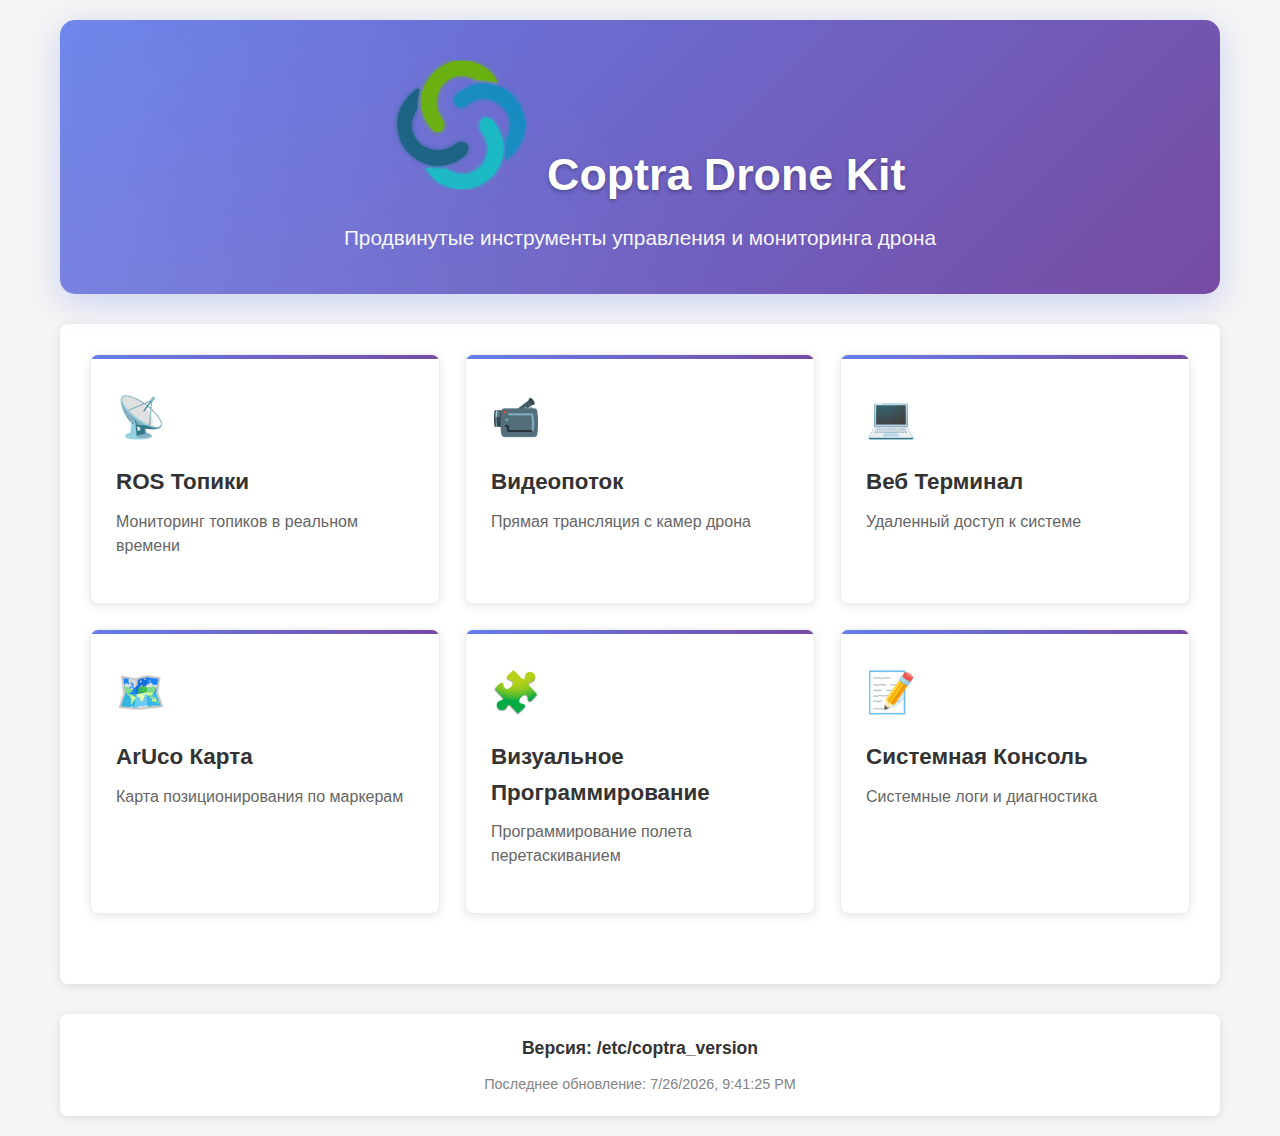
<file: coptra/www/index.html>
<!DOCTYPE html>
<html lang="en">
<head>
    <title>Coptra Drone Kit Tools</title>
    <meta charset="UTF-8">
    <meta name="viewport" content="width=device-width, initial-scale=1.0">
    <link rel="stylesheet" href="style.css">
    <link rel="icon" href="data:,">
</head>
<body>
    <div class="header">
        <h1><img src="coptra_icon_128.png" alt="Coptra"> Coptra Drone Kit</h1>
        <div class="subtitle">Продвинутые инструменты управления и мониторинга дрона</div>
    </div>

    <div class="container">
        <div class="nav-grid">
            <div class="nav-card">
                <a href="topics.html" class="nav-link">
                    <div class="nav-icon">📡</div>
                    <div class="nav-title">ROS Топики</div>
                    <div class="nav-description">Мониторинг топиков в реальном времени</div>
                    <div class="nav-arrow">→</div>
                </a>
                <div class="loading-spinner"></div>
            </div>

            <div class="nav-card">
                <a href="" id="wvs" class="nav-link">
                    <div class="nav-icon">📹</div>
                    <div class="nav-title">Видеопоток</div>
                    <div class="nav-description">Прямая трансляция с камер дрона</div>
                    <div class="nav-arrow">→</div>
                </a>
                <div class="loading-spinner"></div>
            </div>

            <div class="nav-card">
                <a href="" id="butterfly" class="nav-link">
                    <div class="nav-icon">💻</div>
                    <div class="nav-title">Веб Терминал</div>
                    <div class="nav-description">Удаленный доступ к системе</div>
                    <div class="nav-arrow">→</div>
                </a>
                <div class="loading-spinner"></div>
            </div>



            <div class="nav-card">
                <a href="aruco_map.html" class="nav-link">
                    <div class="nav-icon">🗺️</div>
                    <div class="nav-title">ArUco Карта</div>
                    <div class="nav-description">Карта позиционирования по маркерам</div>
                    <div class="nav-arrow">→</div>
                </a>
                <div class="loading-spinner"></div>
            </div>

            <div class="nav-card">
                <a href="../coptra_blocks/" class="nav-link">
                    <div class="nav-icon">🧩</div>
                    <div class="nav-title">Визуальное Программирование</div>
                    <div class="nav-description">Программирование полета перетаскиванием</div>
                    <div class="nav-arrow">→</div>
                </a>
                <div class="loading-spinner"></div>
            </div>

            <div class="nav-card">
                <a href="console.html" class="nav-link">
                    <div class="nav-icon">📝</div>
                    <div class="nav-title">Системная Консоль</div>
                    <div class="nav-description">Системные логи и диагностика</div>
                    <div class="nav-arrow">→</div>
                </a>
                <div class="loading-spinner"></div>
            </div>
        </div>
    </div>

    <div class="footer">
        <div class="version-info">
            <div class="version-text" id="version-text">Загрузка...</div>
            <div class="last-updated">Последнее обновление: <span id="lastUpdated">-</span></div>
        </div>
    </div>

    <script type="text/javascript">
        // Set external links
        document.querySelector("#wvs").href = location.protocol + '//' + location.hostname + ':8080';
        document.querySelector("#butterfly").href = location.protocol + '//' + location.hostname + ':57575';

        // Terminal access warning for local connections
        document.querySelector("#butterfly").addEventListener('click', function(e) {
            if (location.hostname == 'localhost' || location.hostname == '127.0.0.1') {
                if (!confirm('Пожалуйста, используйте обычное приложение Terminal на локальной машине.\nНажмите OK, чтобы продолжить к Butterfly.')) {
                    e.preventDefault();
                }
            }
        });

        // Load version information
        fetch('coptra_version').then(function(response) {
            const versionEl = document.querySelector('#version-text');
            
            if (response.status !== 200) {
                versionEl.innerHTML = '<span class="unavailable-status">⚠️ Информация о версии недоступна</span>';
                versionEl.classList.add('unavailable');
                return;
            }
            
            response.text().then(function(text) {
                versionEl.innerHTML = '<span class="version-info-text">Версия: ' + text.trim() + '</span>';
                versionEl.classList.add('online');
            });
        }).catch(function() {
            const versionEl = document.querySelector('#version-text');
            versionEl.innerHTML = '<span class="offline-status">🔴 Система офлайн</span>';
            versionEl.classList.add('offline');
        });

        // Update last updated time
        function updateLastUpdated() {
            const lastUpdatedElement = document.getElementById('lastUpdated');
            if (lastUpdatedElement) {
                const now = new Date();
                lastUpdatedElement.textContent = now.toLocaleString();
            }
        }

        // Add loading state to navigation cards
        document.querySelectorAll('.nav-card a').forEach(link => {
            link.addEventListener('click', function(e) {
                const card = this.closest('.nav-card');
                card.classList.add('loading');
            });
        });

        // Initialize page
        updateLastUpdated();
    </script>
</body>
</html>
</file>
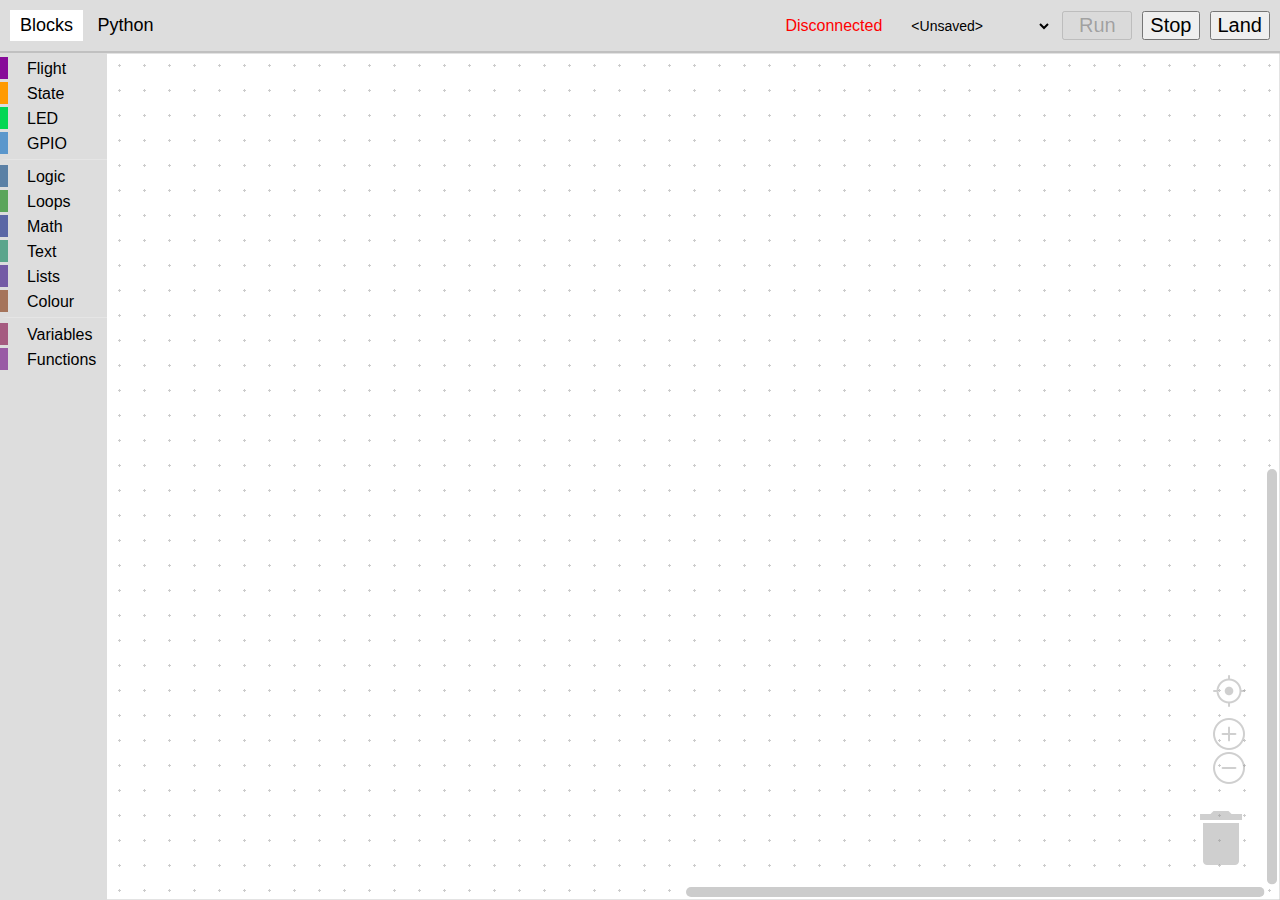
<file: coptra_blocks/www/index.html>
<!DOCTYPE html>
<html lang="en">
<head>
	<title>Coptra Blocks</title>
	<meta charset="UTF-8">
	<meta name="viewport" content="width=device-width, initial-scale=1, shrink-to-fit=no">
	<link rel="stylesheet" href="main.css">
	<link rel="icon" href="data:,">
	<link rel="stylesheet" href="highlight/styles/monokai-sublime.css">
	<script src="highlight/highlight.pack.js"></script>
	<script src="roslib.js"></script>
	<script src="blockly/blockly_compressed.js"></script>
	<script src="blockly/python_compressed.js"></script>
	<script src="blockly/blocks_compressed.js"></script>
	<script src="blockly/msg/js/en.js"></script>
	<script type="module" src="main.js"></script>
</head>

<body data-tab="blocks">
	<ul id="tabs">
		<li class="selected" data-tab="blocks">Blocks</li>
		<li data-tab="python">Python</li>
	</ul>

	<div id="tools">
		<div class="disconnected">Disconnected</div>
		<div class="backend-fail">Failed to contact with <code>coptra_blocks</code> node</div>
		<div id="running">Running...</div>
		<select id="program-name" title="Files are saved in <package_path>/programs/.">
				<option value="" disabled selected>&lt;Unsaved&gt;</option>
				<option value="@clear">Clear...</option>
				<option style="font-style: italic;" value="@save">Save... (Ctrl+S)</option>
			<optgroup label="User" data-type="user"></optgroup>
			<optgroup label="Examples" data-type="example"></optgroup>
		</select>
		<button onclick="runProgram()" disabled id="run" disabled title="Run the program">Run</button>
		<button onclick="stopProgram()" title="Stop the program">Stop</button>
		<button onclick="land()" title="Stop the program and land">Land</button>
	</div>

	<div id="notifications"></div>

	<div id="blockly" class="content"></div>
	<pre id="python" class="content" contenteditable oncut="return false" onpaste="return false" onkeydown="if(!event.metaKey) return false" spellcheck="false"></pre>

	<xml xmlns="https://developers.google.com/blockly/xml" id="toolbox" style="display: none">
		<category name="Flight" colour="#870b99">
			<block type="take_off">
				<value name="ALT"><shadow type="math_number"><field name="NUM">1</field></shadow></value>
			</block>
			<block type="navigate">
				<value name="X"><shadow type="math_number"><field name="NUM">0</field></shadow></value>
				<value name="Y"><shadow type="math_number"><field name="NUM">0</field></shadow></value>
				<value name="Z"><shadow type="math_number"><field name="NUM">0</field></shadow></value>
				<value name="LAT"><shadow type="math_number"><field name="NUM">47.397503</field></shadow></value>
				<value name="LON"><shadow type="math_number"><field name="NUM">8.544945</field></shadow></value>
				<value name="SPEED"><shadow type="math_number"><field name="NUM">0.5</field></shadow></value>
				<value name="ID"><shadow type="math_number"><field name="NUM">0</field></shadow></value>
			</block>
			<block type="land"></block>
			<block type="set_yaw">
				<value name="YAW"><shadow type="angle"></shadow></value>
			</block>
			<block type="wait">
				<value name="TIME"><shadow type="math_number"><field name="NUM">3</field></shadow></value>
			</block>
			<block type="wait_arrival"></block>
			<block type="setpoint">
				<value name="VX"><shadow type="math_number"><field name="NUM">0</field></shadow></value>
				<value name="VY"><shadow type="math_number"><field name="NUM">0</field></shadow></value>
				<value name="VZ"><shadow type="math_number"><field name="NUM">0</field></shadow></value>
				<value name="ROLL"><shadow type="math_number"><field name="NUM">0</field></shadow></value>
				<value name="PITCH"><shadow type="math_number"><field name="NUM">0</field></shadow></value>
				<value name="YAW"><shadow type="math_number"><field name="NUM">0</field></shadow></value>
				<value name="THRUST"><shadow type="math_number"><field name="NUM">0.5</field></shadow></value>
				<value name="ID"><shadow type="math_number"><field name="NUM">0</field></shadow></value>
			</block>
			<!-- <block type="key_pressed"></block> -->
		</category>
		<category name="State" colour="#ff9a00">
			<block type="get_position">
				<field name="FRAME_ID">ARUCO_MAP</field>
				<value name="ID"><shadow type="math_number"><field name="NUM">0</field></shadow></value>
			</block>
			<block type="get_yaw">
				<field name="FRAME_ID">ARUCO_MAP</field>
				<value name="ID"><shadow type="math_number"><field name="NUM">0</field></shadow></value>
			</block>
			<block type="get_attitude"></block>
			<block type="global_position"></block>
			<block type="distance">
				<value name="X"><shadow type="math_number"><field name="NUM">0</field></shadow></value>
				<value name="Y"><shadow type="math_number"><field name="NUM">0</field></shadow></value>
				<value name="Z"><shadow type="math_number"><field name="NUM">0</field></shadow></value>
				<value name="ID"><shadow type="math_number"><field name="NUM">0</field></shadow></value>
			</block>
			<block type="get_time"></block>
			<block type="arrived"></block>
			<block type="rangefinder_distance"></block>
			<block type="mode"></block>
			<block type="armed"></block>
			<block type="voltage"></block>
			<block type="get_rc">
				<value name="CHANNEL"><shadow type="math_number"><field name="NUM">0</field></shadow></value>
			</block>
		</category>
		<category name="LED" colour="#02d754">
			<block type="set_effect">
				<value name="COLOR"><shadow type="colour_picker"></shadow></value>
			</block>
			<block type="set_led">
				<value name="INDEX"><shadow type="math_number"><field name="NUM">0</field></shadow></value>
				<value name="COLOR"><shadow type="colour_picker"></shadow></value>
			</block>
			<block type="led_count"></block>
		</category>
		<category name="GPIO" colour="#5b97cc">
			<block type="gpio_read">
				<value name="PIN"><shadow type="math_number"><field name="NUM">1</field></shadow></value>
			</block>
			<block type="gpio_write">
				<value name="PIN"><shadow type="math_number"><field name="NUM">1</field></shadow></value>
				<value name="LEVEL"><shadow type="logic_boolean"></shadow></value>
			</block>
			<block type="set_servo">
				<value name="PIN"><shadow type="math_number"><field name="NUM">1</field></shadow></value>
				<value name="PWM"><shadow type="math_number"><field name="NUM">1500</field></shadow></value>
			</block>
			<block type="set_duty_cycle">
				<value name="PIN"><shadow type="math_number"><field name="NUM">1</field></shadow></value>
				<value name="DUTY_CYCLE"><shadow type="math_number"><field name="NUM">0.5</field></shadow></value>
			</block>
		</category>
		<sep></sep>
		<category name="Logic" colour="#5b80a5">
			<block type="controls_if"></block>
			<block type="logic_compare">
				<field name="OP">EQ</field>
			</block>
			<block type="logic_operation">
				<field name="OP">AND</field>
			</block>
			<block type="logic_negate"></block>
			<block type="logic_boolean">
				<field name="BOOL">TRUE</field>
			</block>
			<block type="logic_null"></block>
			<block type="logic_ternary"></block>
		</category>
		<category name="Loops" colour="#5ba55b">
			<block type="controls_repeat_ext">
				<value name="TIMES">
					<shadow type="math_number">
						<field name="NUM">10</field>
					</shadow>
				</value>
			</block>
			<block type="controls_whileUntil">
				<field name="MODE">WHILE</field>
			</block>
			<block type="controls_for">
				<field name="VAR" id="SMJ.7:a)p9(!mF0x)WK~">i</field>
				<value name="FROM">
					<shadow type="math_number">
						<field name="NUM">1</field>
					</shadow>
				</value>
				<value name="TO">
					<shadow type="math_number">
						<field name="NUM">10</field>
					</shadow>
				</value>
				<value name="BY">
					<shadow type="math_number">
						<field name="NUM">1</field>
					</shadow>
				</value>
			</block>
			<block type="controls_forEach">
				<field name="VAR" id="#hg!+5qncbZDpf;c6Qiw">j</field>
			</block>
			<block type="controls_flow_statements">
				<field name="FLOW">BREAK</field>
			</block>
		</category>
		<category name="Math" colour="#5b67a5">
			<block type="math_number">
				<field name="NUM">0</field>
			</block>
			<block type="math_arithmetic">
				<field name="OP">ADD</field>
				<value name="A">
					<shadow type="math_number">
						<field name="NUM">1</field>
					</shadow>
				</value>
				<value name="B">
					<shadow type="math_number">
						<field name="NUM">1</field>
					</shadow>
				</value>
			</block>
			<block type="math_single">
				<field name="OP">ROOT</field>
				<value name="NUM">
					<shadow type="math_number">
						<field name="NUM">9</field>
					</shadow>
				</value>
			</block>
			<block type="math_trig">
				<field name="OP">SIN</field>
				<value name="NUM">
					<shadow type="math_number">
						<field name="NUM">45</field>
					</shadow>
				</value>
			</block>
			<block type="math_constant">
				<field name="CONSTANT">PI</field>
			</block>
			<block type="math_number_property">
				<mutation divisor_input="false"></mutation>
				<field name="PROPERTY">EVEN</field>
				<value name="NUMBER_TO_CHECK">
					<shadow type="math_number">
						<field name="NUM">0</field>
					</shadow>
				</value>
			</block>
			<block type="math_round">
				<field name="OP">ROUND</field>
				<value name="NUM">
					<shadow type="math_number">
						<field name="NUM">3.1</field>
					</shadow>
				</value>
			</block>
			<block type="math_on_list">
				<mutation op="SUM"></mutation>
				<field name="OP">SUM</field>
			</block>
			<block type="math_modulo">
				<value name="DIVIDEND">
					<shadow type="math_number">
						<field name="NUM">64</field>
					</shadow>
				</value>
				<value name="DIVISOR">
					<shadow type="math_number">
						<field name="NUM">10</field>
					</shadow>
				</value>
			</block>
			<block type="math_constrain">
				<value name="VALUE">
					<shadow type="math_number">
						<field name="NUM">50</field>
					</shadow>
				</value>
				<value name="LOW">
					<shadow type="math_number">
						<field name="NUM">1</field>
					</shadow>
				</value>
				<value name="HIGH">
					<shadow type="math_number">
						<field name="NUM">100</field>
					</shadow>
				</value>
			</block>
			<block type="math_random_int">
				<value name="FROM">
					<shadow type="math_number">
						<field name="NUM">1</field>
					</shadow>
				</value>
				<value name="TO">
					<shadow type="math_number">
						<field name="NUM">100</field>
					</shadow>
				</value>
			</block>
			<block type="math_random_float"></block>
		</category>
		<category name="Text" colour="#5ba58c">
			<block type="text">
				<field name="TEXT"></field>
			</block>
			<block type="text_join">
				<mutation items="2"></mutation>
			</block>
			<block type="text_append">
				<field name="VAR" id="SmwB.@#2p5}McHySTA:V">item</field>
				<value name="TEXT">
					<shadow type="text">
						<field name="TEXT"></field>
					</shadow>
				</value>
			</block>
			<block type="text_length">
				<value name="VALUE">
					<shadow type="text">
						<field name="TEXT">abc</field>
					</shadow>
				</value>
			</block>
			<block type="text_isEmpty">
				<value name="VALUE">
					<shadow type="text">
						<field name="TEXT"></field>
					</shadow>
				</value>
			</block>
			<block type="text_indexOf">
				<field name="END">FIRST</field>
				<value name="VALUE">
					<block type="variables_get">
						<field name="VAR" id="C^Ay41*aH0(G-jwM$x4w">text</field>
					</block>
				</value>
				<value name="FIND">
					<shadow type="text">
						<field name="TEXT">abc</field>
					</shadow>
				</value>
			</block>
			<block type="text_charAt">
				<mutation at="true"></mutation>
				<field name="WHERE">FROM_START</field>
				<value name="VALUE">
					<block type="variables_get">
						<field name="VAR" id="C^Ay41*aH0(G-jwM$x4w">text</field>
					</block>
				</value>
			</block>
			<block type="text_getSubstring">
				<mutation at1="true" at2="true"></mutation>
				<field name="WHERE1">FROM_START</field>
				<field name="WHERE2">FROM_START</field>
				<value name="STRING">
					<block type="variables_get">
						<field name="VAR" id="C^Ay41*aH0(G-jwM$x4w">text</field>
					</block>
				</value>
			</block>
			<block type="text_changeCase">
				<field name="CASE">UPPERCASE</field>
				<value name="TEXT">
					<shadow type="text">
						<field name="TEXT">abc</field>
					</shadow>
				</value>
			</block>
			<block type="text_trim">
				<field name="MODE">BOTH</field>
				<value name="TEXT">
					<shadow type="text">
						<field name="TEXT">abc</field>
					</shadow>
				</value>
			</block>
			<block type="text_print">
				<value name="TEXT">
					<shadow type="text">
						<field name="TEXT">abc</field>
					</shadow>
				</value>
			</block>
			<block type="text_prompt_ext">
				<mutation type="TEXT"></mutation>
				<field name="TYPE">TEXT</field>
				<value name="TEXT">
					<shadow type="text">
						<field name="TEXT">abc</field>
					</shadow>
				</value>
			</block>
		</category>
		<category name="Lists" colour="#745ba5">
			<block type="lists_create_with">
				<mutation items="0"></mutation>
			</block>
			<block type="lists_create_with">
				<mutation items="3"></mutation>
			</block>
			<block type="lists_repeat">
				<value name="NUM">
					<shadow type="math_number">
						<field name="NUM">5</field>
					</shadow>
				</value>
			</block>
			<block type="lists_length"></block>
			<block type="lists_isEmpty"></block>
			<block type="lists_indexOf">
				<field name="END">FIRST</field>
				<value name="VALUE">
					<block type="variables_get">
						<field name="VAR" id="+/w.~s(u:tRiXNBG5eR#">list</field>
					</block>
				</value>
			</block>
			<block type="lists_getIndex">
				<mutation statement="false" at="true"></mutation>
				<field name="MODE">GET</field>
				<field name="WHERE">FROM_START</field>
				<value name="VALUE">
					<block type="variables_get">
						<field name="VAR" id="+/w.~s(u:tRiXNBG5eR#">list</field>
					</block>
				</value>
			</block>
			<block type="lists_setIndex">
				<mutation at="true"></mutation>
				<field name="MODE">SET</field>
				<field name="WHERE">FROM_START</field>
				<value name="LIST">
					<block type="variables_get">
						<field name="VAR" id="+/w.~s(u:tRiXNBG5eR#">list</field>
					</block>
				</value>
			</block>
			<block type="lists_getSublist">
				<mutation at1="true" at2="true"></mutation>
				<field name="WHERE1">FROM_START</field>
				<field name="WHERE2">FROM_START</field>
				<value name="LIST">
					<block type="variables_get">
						<field name="VAR" id="+/w.~s(u:tRiXNBG5eR#">list</field>
					</block>
				</value>
			</block>
			<block type="lists_split">
				<mutation mode="SPLIT"></mutation>
				<field name="MODE">SPLIT</field>
				<value name="DELIM">
					<shadow type="text">
						<field name="TEXT">,</field>
					</shadow>
				</value>
			</block>
			<block type="lists_sort">
				<field name="TYPE">NUMERIC</field>
				<field name="DIRECTION">1</field>
			</block>
		</category>
		<category name="Colour" colour="#a5745b">
			<block type="colour_picker">
				<field name="COLOUR">#ff0000</field>
			</block>
			<block type="colour_random"></block>
			<block type="colour_rgb">
				<value name="RED">
					<shadow type="math_number">
						<field name="NUM">100</field>
					</shadow>
				</value>
				<value name="GREEN">
					<shadow type="math_number">
						<field name="NUM">50</field>
					</shadow>
				</value>
				<value name="BLUE">
					<shadow type="math_number">
						<field name="NUM">0</field>
					</shadow>
				</value>
			</block>
			<block type="colour_blend">
				<value name="COLOUR1">
					<shadow type="colour_picker">
						<field name="COLOUR">#ff0000</field>
					</shadow>
				</value>
				<value name="COLOUR2">
					<shadow type="colour_picker">
						<field name="COLOUR">#3333ff</field>
					</shadow>
				</value>
				<value name="RATIO">
					<shadow type="math_number">
						<field name="NUM">0.5</field>
					</shadow>
				</value>
			</block>
		</category>
		<sep></sep>
		<category name="Variables" colour="#a55b80" custom="VARIABLE"></category>
		<category name="Functions" colour="#995ba5" custom="PROCEDURE"></category>
	</xml>
</body>

</html>
</file>
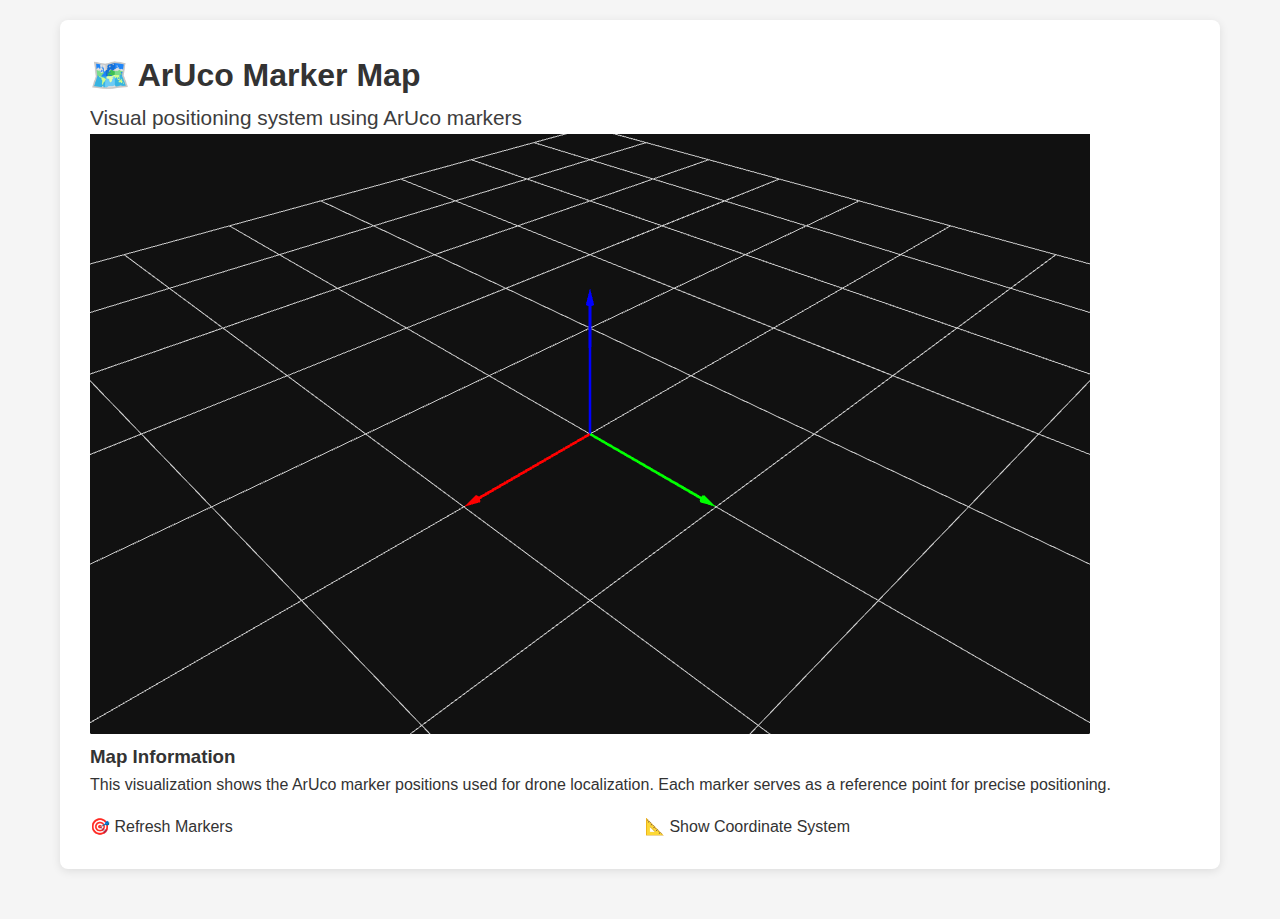
<file: coptra/www/aruco_map.html>
<!DOCTYPE html>
<html lang="en">
<head>
	<title>Coptra ArUco Map</title>
	<meta charset="UTF-8">
	<meta name="viewport" content="width=device-width, initial-scale=1.0">
	<link rel="stylesheet" href="style.css">
	<link rel="icon" href="data:,">
	<script type="text/javascript" src="js/three.min.js"></script>
	<script type="text/javascript" src="js/eventemitter2.js"></script>
	<script type="text/javascript" src="js/roslib.js"></script>
	<script type="text/javascript" src="js/ros3d.js"></script>
</head>
<body>
	<div class="container">
		<h1>🗺️ ArUco Marker Map</h1>
		<div class="subtitle">Visual positioning system using ArUco markers</div>
		
		<div class="card">
			<div id="viz"></div>
		</div>
		
		<div class="card">
			<h3>Map Information</h3>
			<p>This visualization shows the ArUco marker positions used for drone localization. Each marker serves as a reference point for precise positioning.</p>
			<div style="display: grid; grid-template-columns: repeat(auto-fit, minmax(200px, 1fr)); gap: 10px; margin-top: 16px;">
				<div class="btn btn-secondary" onclick="addArucoMap()">🎯 Refresh Markers</div>
				<div class="btn btn-secondary" onclick="addAxes()">📐 Show Coordinate System</div>
			</div>
		</div>
	</div>
	
	<script type="text/javascript" src="js/viz.js"></script>
	<script>
		// Initialize the ArUco map visualization
		setScene('aruco_map');
		addArucoMap();
		addAxes();
	</script>
</body>
</html>
</file>
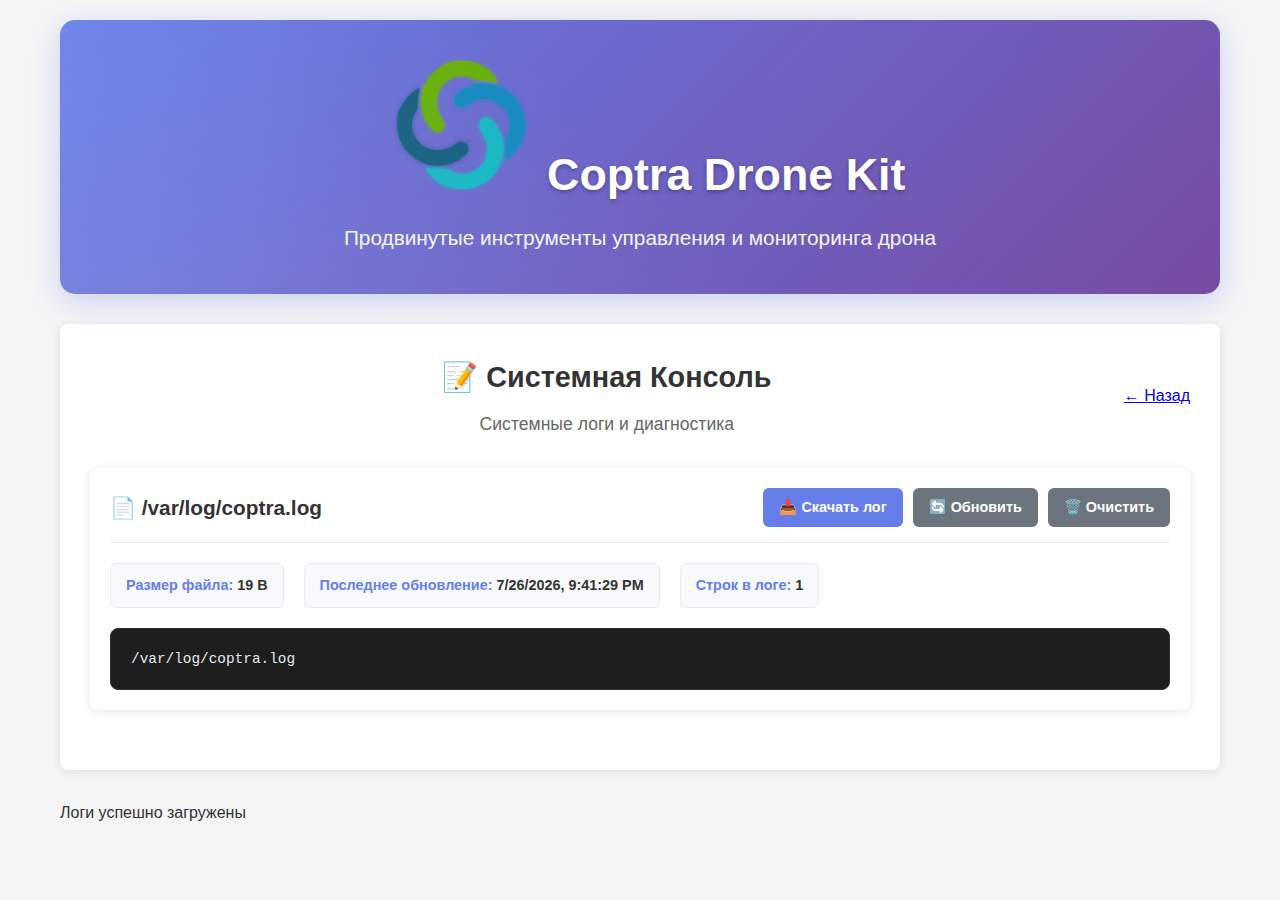
<file: coptra/www/console.html>
<!DOCTYPE html>
<html lang="en">
<head>
    <title>Системная Консоль - Coptra</title>
    <meta charset="UTF-8">
    <meta name="viewport" content="width=device-width, initial-scale=1.0">
    <link rel="stylesheet" href="style.css">
    <link rel="icon" href="data:,">
    <style>
        .console-container {
            background: white;
            border-radius: 8px;
            box-shadow: 0 2px 10px rgba(0,0,0,0.1);
            padding: 20px;
            margin-bottom: 30px;
            position: relative;
            overflow: hidden;
        }
        
        .console-header {
            display: flex;
            justify-content: space-between;
            align-items: center;
            margin-bottom: 20px;
            padding-bottom: 15px;
            border-bottom: 1px solid #e9ecef;
        }
        
        .console-title {
            font-size: 1.3em;
            font-weight: 700;
            color: #333;
            margin: 0;
            display: flex;
            align-items: center;
            gap: 10px;
        }
        
        .console-actions {
            display: flex;
            gap: 10px;
        }
        
        .console-btn {
            background: #667eea;
            color: white;
            border: none;
            padding: 8px 16px;
            border-radius: 6px;
            font-size: 0.9em;
            font-weight: 600;
            cursor: pointer;
            transition: all 0.3s ease;
            text-decoration: none;
            display: flex;
            align-items: center;
            gap: 6px;
        }
        
        .console-btn:hover {
            background: #5a6fd8;
            transform: translateY(-2px);
            box-shadow: 0 4px 12px rgba(102, 126, 234, 0.3);
            color: white;
            text-decoration: none;
        }
        
        .console-btn.secondary {
            background: #6c757d;
        }
        
        .console-btn.secondary:hover {
            background: #5a6268;
        }
        
        .console-log {
            background: #1e1e1e;
            color: #e2e8f0;
            padding: 20px;
            border-radius: 8px;
            font-family: 'Courier New', monospace;
            font-size: 0.9em;
            line-height: 1.4;
            white-space: pre-wrap;
            word-break: break-all;
            max-height: 600px;
            overflow-y: auto;
            margin: 0;
            border: 1px solid #333;
        }
        
        .console-log::-webkit-scrollbar {
            width: 8px;
        }
        
        .console-log::-webkit-scrollbar-track {
            background: #2d2d2d;
            border-radius: 4px;
        }
        
        .console-log::-webkit-scrollbar-thumb {
            background: #555;
            border-radius: 4px;
        }
        
        .console-log::-webkit-scrollbar-thumb:hover {
            background: #777;
        }
        
        .loading-console {
            text-align: center;
            color: #667eea;
            padding: 40px 20px;
            font-weight: 600;
            display: flex;
            align-items: center;
            justify-content: center;
            gap: 10px;
        }
        
        .loading-console::before {
            content: '';
            width: 20px;
            height: 20px;
            border: 2px solid #f3f3f3;
            border-top: 2px solid #667eea;
            border-radius: 50%;
            animation: spin 1s linear infinite;
        }
        
        @keyframes spin {
            0% { transform: rotate(0deg); }
            100% { transform: rotate(360deg); }
        }
        
        .console-error {
            text-align: center;
            color: #dc3545;
            padding: 40px 20px;
            font-weight: 600;
            background: #f8d7da;
            border: 1px solid #f5c6cb;
            border-radius: 8px;
            margin: 20px 0;
        }
        
        .console-error::before {
            content: '⚠️';
            display: block;
            font-size: 2em;
            margin-bottom: 10px;
        }
        
        .console-stats {
            display: flex;
            gap: 20px;
            margin-bottom: 20px;
            flex-wrap: wrap;
        }
        
        .stat-item {
            background: #f8f9fa;
            padding: 10px 15px;
            border-radius: 6px;
            border: 1px solid #e9ecef;
            font-size: 0.9em;
            color: #495057;
        }
        
        .stat-label {
            font-weight: 600;
            color: #667eea;
        }
        
        .stat-value {
            color: #333;
            font-weight: 700;
        }
        
        /* Page header styles */
        .page-header {
            display: flex;
            justify-content: space-between;
            align-items: center;
            margin-bottom: 30px;
        }
        
        .page-title-container {
            display: flex;
            flex-direction: column;
            align-items: center;
            text-align: center;
            flex: 1;
        }
        
        .page-title {
            margin: 0 0 10px 0;
            color: #333;
            font-size: 1.8em;
            font-weight: 700;
        }
        
        .page-subtitle {
            color: #666;
            margin: 0;
            font-size: 1.1em;
        }
        
        /* Responsive design */
        @media (max-width: 768px) {
            .console-header {
                flex-direction: column;
                gap: 15px;
                align-items: stretch;
            }
            
            .console-actions {
                justify-content: center;
            }
            
            .console-stats {
                flex-direction: column;
                gap: 10px;
            }
            
            .page-header {
                flex-direction: column;
                gap: 15px;
                text-align: center;
            }
            
            .page-title-container {
                order: 1;
            }
        }
        
        @media (max-width: 480px) {
            .console-container {
                padding: 15px;
            }
            
            .console-btn {
                padding: 6px 12px;
                font-size: 0.85em;
            }
            
            .page-title {
                font-size: 1.5em;
            }
            
            .page-subtitle {
                font-size: 1em;
            }
        }
    </style>
</head>
<body>
    <div class="header">
        <h1><img src="coptra_icon_128.png" alt="Coptra"> Coptra Drone Kit</h1>
        <div class="subtitle">Продвинутые инструменты управления и мониторинга дрона</div>
    </div>

    <div class="container">
        <div class="page-header">
            <div class="page-title-container">
                <h1 class="page-title">📝 Системная Консоль</h1>
                <div class="page-subtitle">Системные логи и диагностика</div>
            </div>
            <a href="index.html" class="back-btn">← Назад</a>
        </div>
        
        <div class="console-container">
            <div class="console-header">
                <h2 class="console-title">
                    📄 /var/log/coptra.log
                </h2>
                <div class="console-actions">
                    <a href="coptra.log" download class="console-btn">
                        📥 Скачать лог
                    </a>
                    <button class="console-btn secondary" id="refresh-log">
                        🔄 Обновить
                    </button>
                    <button class="console-btn secondary" id="clear-console">
                        🗑️ Очистить
                    </button>
                </div>
            </div>
            
            <div class="console-stats">
                <div class="stat-item">
                    <span class="stat-label">Размер файла:</span>
                    <span class="stat-value" id="file-size">-</span>
                </div>
                <div class="stat-item">
                    <span class="stat-label">Последнее обновление:</span>
                    <span class="stat-value" id="last-update">-</span>
                </div>
                <div class="stat-item">
                    <span class="stat-label">Строк в логе:</span>
                    <span class="stat-value" id="line-count">-</span>
                </div>
            </div>
            
            <div class="loading-console" id="loading-console">Загрузка логов...</div>
            <div class="console-error" id="console-error" style="display: none;">
                Ошибка загрузки логов
            </div>
            <pre class="console-log" id="console-log" style="display: none;"></pre>
        </div>
    </div>

    <div class="notification" id="notification"></div>

    <script type="text/javascript" src="js/notifications.js"></script>
<script type="module">
        // DOM elements
        const loadingConsole = document.getElementById('loading-console');
        const consoleError = document.getElementById('console-error');
        const consoleLog = document.getElementById('console-log');
        const notification = document.getElementById('notification');
        const fileSize = document.getElementById('file-size');
        const lastUpdate = document.getElementById('last-update');
        const lineCount = document.getElementById('line-count');
        
        // Show notification
        // Using global notifications system
        
        // Format file size
        function formatFileSize(bytes) {
            if (bytes === 0) return '0 B';
            const k = 1024;
            const sizes = ['B', 'KB', 'MB', 'GB'];
            const i = Math.floor(Math.log(bytes) / Math.log(k));
            return parseFloat((bytes / Math.pow(k, i)).toFixed(2)) + ' ' + sizes[i];
        }
        
        // Load console log
        function loadConsoleLog() {
            loadingConsole.style.display = 'flex';
            consoleError.style.display = 'none';
            consoleLog.style.display = 'none';
            
            fetch('coptra.log?' + Math.random())
                .then(function(response) {
                    if (response.status === 404) {
                        consoleError.textContent = 'Файл /var/log/coptra.log не найден';
                        consoleError.style.display = 'block';
                        loadingConsole.style.display = 'none';
                        notifications.error('Файл логов не найден');
			return;
		} else if (response.status !== 200) {
                        consoleError.textContent = 'Ошибка ' + response.status;
                        consoleError.style.display = 'block';
                        loadingConsole.style.display = 'none';
                        notifications.error('Ошибка загрузки логов: ' + response.status);
			return;
		}
                    
                    return response.text();
                })
                .then(function(content) {
                    if (content !== undefined) {
                        loadingConsole.style.display = 'none';
                        consoleLog.textContent = content;
                        consoleLog.style.display = 'block';
                        
                        // Update stats
                        const lines = content.split('\n').length;
                        const size = new Blob([content]).size;
                        
                        fileSize.textContent = formatFileSize(size);
                        lastUpdate.textContent = new Date().toLocaleString();
                        lineCount.textContent = lines.toLocaleString();
                        
                        notifications.success('Логи успешно загружены');
                    }
                })
                .catch(function(error) {
                    loadingConsole.style.display = 'none';
                    consoleError.textContent = 'Ошибка загрузки: ' + error.message;
                    consoleError.style.display = 'block';
                    notifications.error('Ошибка загрузки логов');
                });
        }
        
        // Clear console
        function clearConsole() {
            consoleLog.textContent = '';
            consoleLog.style.display = 'none';
            loadingConsole.style.display = 'flex';
            loadingConsole.textContent = 'Консоль очищена';
            
            setTimeout(() => {
                loadConsoleLog();
            }, 1000);
        }
        
        // Event listeners
        document.getElementById('refresh-log').addEventListener('click', function() {
            notifications.info('Обновление логов...');
            loadConsoleLog();
        });
        
        document.getElementById('clear-console').addEventListener('click', function() {
            if (confirm('Очистить консоль?')) {
                clearConsole();
            }
        });
        
        // Auto-refresh every 30 seconds
        setInterval(loadConsoleLog, 30000);
        
        // Initialize when page loads
        document.addEventListener('DOMContentLoaded', function() {
            loadConsoleLog();
	});
</script>
</body>
</html>
</file>
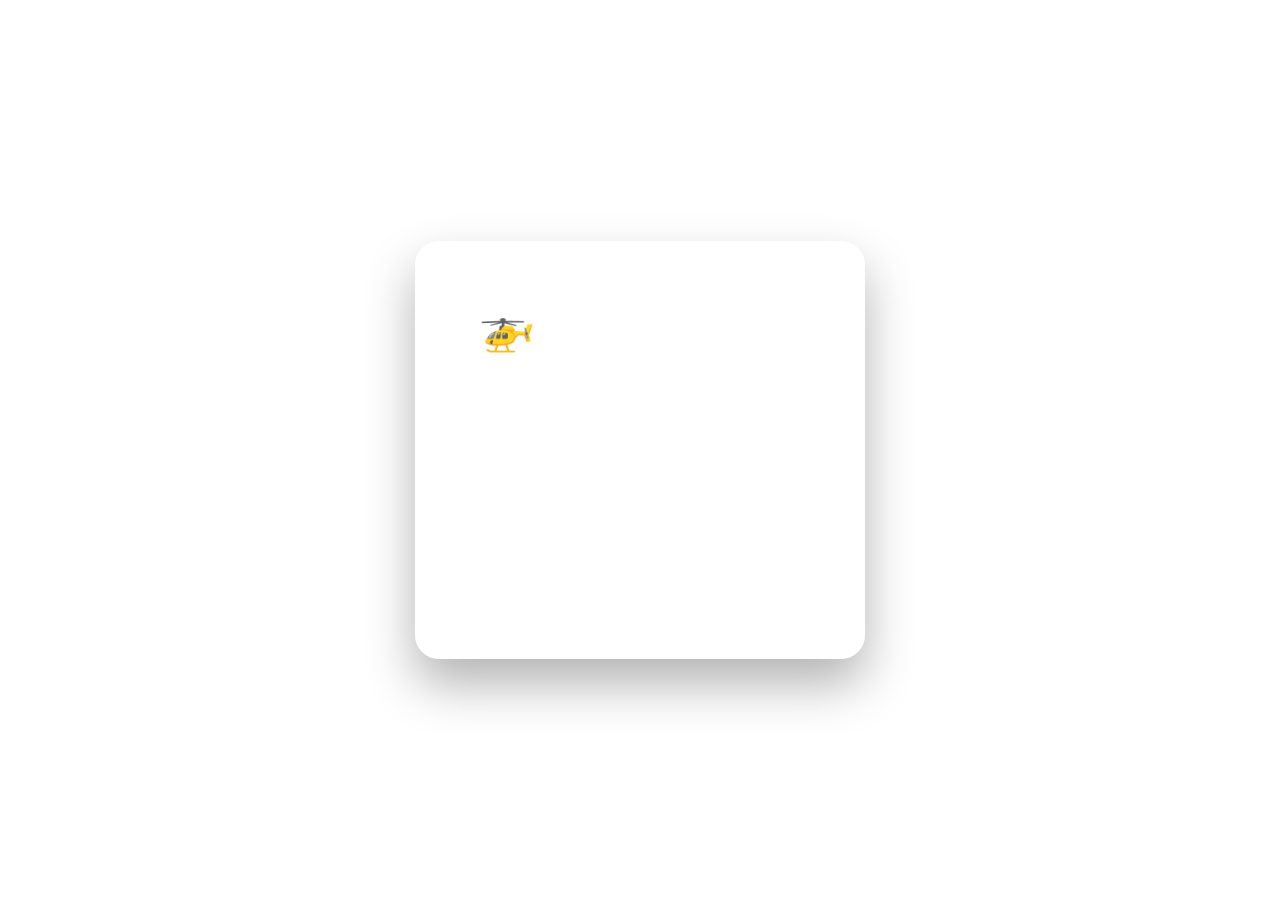
<file: coptra/www/gcs.html>
<!DOCTYPE html>
<html lang="en">
<head>
	<title>Coptra Ground Control</title>
	<meta charset="UTF-8">
	<meta name="viewport" content="width=device-width, initial-scale=1.0">
	<link rel="stylesheet" href="style.css">
	<link rel="icon" href="data:,">
	<script src="js/roslib.js"></script>
	<style>
		body {
			background: linear-gradient(135deg, var(--color-gradient-start) 0%, var(--color-gradient-end) 100%);
			color: white;
			min-height: 100vh;
			display: flex;
			align-items: center;
			justify-content: center;
		}
		.gcs-dashboard {
			text-align: center;
			padding: 50px;
			background: rgba(255, 255, 255, 0.1);
			border-radius: 24px;
			backdrop-filter: blur(15px);
			border: 1px solid rgba(255, 255, 255, 0.2);
			box-shadow: 0 25px 50px rgba(0, 0, 0, 0.3);
			min-width: 450px;
			position: relative;
			overflow: hidden;
		}
		.gcs-dashboard::before {
			content: '';
			position: absolute;
			top: 0;
			left: 0;
			right: 0;
			height: 4px;
			background: linear-gradient(90deg, var(--color-accent-green), var(--color-accent-yellow));
		}
		.gcs-title {
			font-size: 2.8rem;
			margin-bottom: 30px;
			font-weight: 700;
			position: relative;
		}
		.gcs-title::after {
			content: '';
			position: absolute;
			bottom: -10px;
			left: 50%;
			transform: translateX(-50%);
			width: 60px;
			height: 3px;
			background: var(--color-accent-yellow);
			border-radius: 2px;
		}
		.status-grid {
			display: grid;
			grid-template-columns: 1fr 1fr;
			gap: 30px;
			margin-top: 40px;
		}
		.status-item {
			padding: 25px;
			background: rgba(255, 255, 255, 0.1);
			border-radius: 16px;
			border: 1px solid rgba(255, 255, 255, 0.1);
			transition: all 0.3s ease;
			position: relative;
			overflow: hidden;
		}
		.status-item::before {
			content: '';
			position: absolute;
			top: 0;
			left: 0;
			right: 0;
			height: 3px;
			background: linear-gradient(90deg, var(--color-accent-green), var(--color-accent-yellow));
			transform: scaleX(0);
			transition: transform 0.3s ease;
		}
		.status-item:hover::before {
			transform: scaleX(1);
		}
		.status-item:hover {
			transform: translateY(-4px);
			background: rgba(255, 255, 255, 0.15);
		}
		.status-label {
			font-size: 0.9rem;
			opacity: 0.8;
			margin-bottom: 12px;
			font-weight: 500;
		}
		.status-value {
			font-size: 2.2rem;
			font-weight: 700;
			color: var(--color-accent-yellow);
		}
		.connection-status {
			font-size: 1.2rem;
			margin-bottom: 25px;
			display: flex;
			align-items: center;
			justify-content: center;
			gap: 10px;
		}
	</style>
</head>
<body>
	<div class="gcs-dashboard">
		<h1 class="gcs-title">🚁 Coptra GCS</h1>
		<div class="connection-status" id="connection-status">
			<span class="status-indicator status-disconnected"></span>
			Disconnected
		</div>
		
		<div class="status-grid">
			<div class="status-item">
				<div class="status-label">Flight Mode</div>
				<div class="status-value" id="flight-mode">---</div>
			</div>
			<div class="status-item">
				<div class="status-label">Battery</div>
				<div class="status-value" id="battery-status">---</div>
			</div>
		</div>
	</div>
	
	<script src="js/gcs.js"></script>
</body>
</html>
</file>
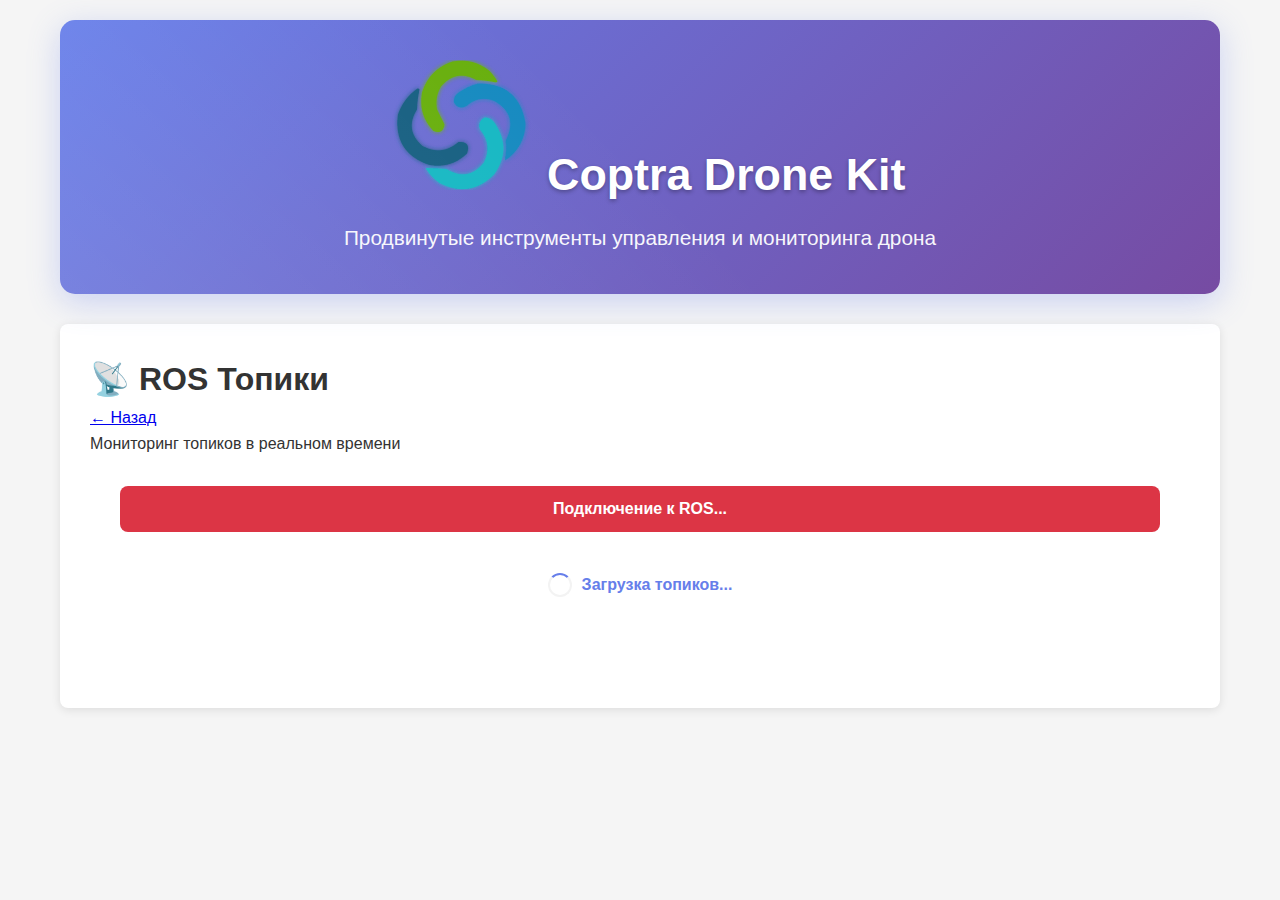
<file: coptra/www/topics.html>
<!DOCTYPE html>
<html lang="en">
<head>
    <title>ROS Топики - Coptra</title>
    <meta charset="UTF-8">
    <meta name="viewport" content="width=device-width, initial-scale=1.0">
    <link rel="stylesheet" href="style.css">
    <link rel="icon" href="data:,">
    <script src="js/roslib.js"></script>
    <script src="js/yaml.js"></script>
    <script type="text/javascript" src="js/notifications.js"></script>
    <script type="module" src="js/topics.js"></script>
    <style>
        .topics-container {
            background: white;
            border-radius: 8px;
            padding: 30px;
            margin-bottom: 30px;
        }
        
        .topics-list {
            list-style: none;
            padding: 0;
            margin: 0;
        }
        
        .topic-item {
            background: #f8f9fa;
            border: 1px solid #e9ecef;
            border-radius: 8px;
            padding: 15px 20px;
            margin-bottom: 10px;
            cursor: pointer;
            transition: all 0.3s ease;
            position: relative;
            overflow: hidden;
        }
        
        .topic-item::before {
            content: '';
            position: absolute;
            top: 0;
            left: 0;
            right: 0;
            height: 3px;
            background: linear-gradient(90deg, #667eea, #764ba2);
            transform: scaleX(0);
            transition: transform 0.3s ease;
        }
        
        .topic-item:hover {
            background: #e9ecef;
            border-color: #667eea;
            transform: translateY(-2px);
            box-shadow: 0 4px 12px rgba(0,0,0,0.1);
        }
        
        .topic-item:hover::before {
            transform: scaleX(1);
        }
        
        .topic-item.active {
            background: #f0f4ff;
            border-color: #667eea;
        }
        
        .topic-item.active::before {
            transform: scaleX(1);
        }
        
        .topic-name {
            font-family: 'Courier New', monospace;
            font-size: 1.1em;
            font-weight: 600;
            color: #333;
            margin-bottom: 5px;
        }
        
        .topic-type {
            font-family: 'Courier New', monospace;
            font-size: 0.9em;
            color: #666;
            background: #e9ecef;
            padding: 2px 8px;
            border-radius: 4px;
            display: inline-block;
        }
        
        .topic-stats {
            display: flex;
            justify-content: space-between;
            align-items: center;
            margin-top: 10px;
        }
        
        .topic-rate {
            font-size: 0.9em;
            color: #28a745;
            font-weight: 600;
        }
        
        .topic-counter {
            font-size: 0.8em;
            color: #6c757d;
        }
        
        .topic-message {
            background: #2d3748;
            color: #e2e8f0;
            padding: 20px;
            border-radius: 8px;
            font-family: 'Courier New', monospace;
            font-size: 0.9em;
            line-height: 1.4;
            white-space: pre-wrap;
            word-break: break-all;
            max-height: 400px;
            overflow-y: auto;
            margin-top: 20px;
            display: none;
        }
        
        .topic-message.show {
            display: block;
            animation: fadeIn 0.3s ease;
        }
        
        .connection-status {
            background: #dc3545;
            color: white;
            padding: 10px 15px;
            border-radius: 8px;
            margin-bottom: 20px;
            text-align: center;
            font-weight: 600;
        }
        
        .connection-status.connected {
            background: #28a745;
        }
        
        .no-topics {
            text-align: center;
            color: #6c757d;
            font-style: italic;
            padding: 40px 20px;
        }
        
        .loading-topics {
            text-align: center;
            color: #667eea;
            padding: 20px;
            font-weight: 600;
            display: flex;
            align-items: center;
            justify-content: center;
            gap: 10px;
        }
        
        .loading-topics::before {
            content: '';
            width: 20px;
            height: 20px;
            border: 2px solid #f3f3f3;
            border-top: 2px solid #667eea;
            border-radius: 50%;
            animation: spin 1s linear infinite;
        }
        
        @keyframes spin {
            0% { transform: rotate(0deg); }
            100% { transform: rotate(360deg); }
        }
    </style>
</head>
<body>
    <div class="header">
        <h1><img src="coptra_icon_128.png" alt="Coptra"> Coptra Drone Kit</h1>
        <div class="subtitle">Продвинутые инструменты управления и мониторинга дрона</div>
    </div>

    <div class="container">
        <div class="page-header">
            <h1 class="page-title">📡 ROS Топики</h1>
            <a href="index.html" class="back-btn">← Назад</a>
        </div>
        <div class="page-subtitle">Мониторинг топиков в реальном времени</div>
        
        <div class="topics-container">
            <div class="connection-status" id="connection-status">Подключение к ROS...</div>
            <div class="loading-topics" id="loading-topics">Загрузка топиков...</div>
            <ul class="topics-list" id="topics" style="display: none;"></ul>
            <div class="no-topics" id="no-topics" style="display: none;">Нет активных топиков</div>
            <div class="topic-message" id="topic-message">Нет сообщений</div>
        </div>
    </div>

    <div class="notification" id="notification"></div>
</body>
</html>
</file>
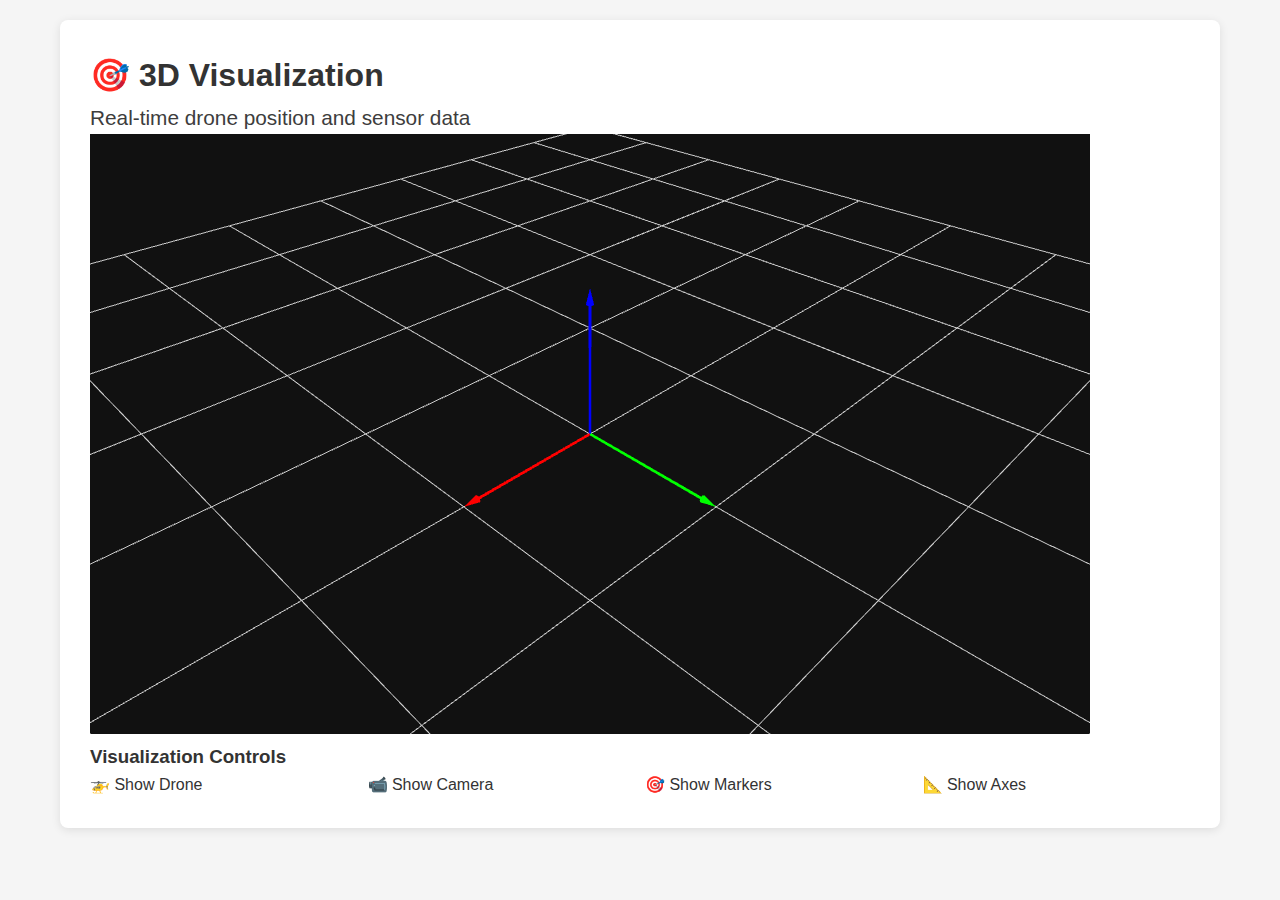
<file: coptra/www/viz.html>
<!DOCTYPE html>
<html lang="en">
<head>
	<title>Coptra 3D Visualization</title>
	<meta charset="UTF-8">
	<meta name="viewport" content="width=device-width, initial-scale=1.0">
	<link rel="stylesheet" href="style.css">
	<link rel="icon" href="data:,">
	<script type="text/javascript" src="js/three.min.js"></script>
	<script type="text/javascript" src="js/eventemitter2.js"></script>
	<script type="text/javascript" src="js/roslib.js"></script>
	<script type="text/javascript" src="js/ros3d.js"></script>
</head>
<body>
	<div class="container">
		<h1>🎯 3D Visualization</h1>
		<div class="subtitle">Real-time drone position and sensor data</div>
		
		<div class="card">
			<div id="viz"></div>
		</div>
		
		<div class="card">
			<h3>Visualization Controls</h3>
			<div style="display: grid; grid-template-columns: repeat(auto-fit, minmax(200px, 1fr)); gap: 10px;">
				<div class="btn btn-secondary" onclick="addVehicle()">🚁 Show Drone</div>
				<div class="btn btn-secondary" onclick="addCamera()">📹 Show Camera</div>
				<div class="btn btn-secondary" onclick="addAruco()">🎯 Show Markers</div>
				<div class="btn btn-secondary" onclick="addAxes()">📐 Show Axes</div>
			</div>
		</div>
	</div>
	
	<script type="text/javascript" src="js/viz.js"></script>
	<script>
		// Initialize the 3D scene
		setScene('map');
		addVehicle();
		addCamera();
		addAruco();
		addAxes();
	</script>
</body>
</html>
</file>
<file: coptra/www/style.css>
* {
    margin: 0;
    padding: 0;
    box-sizing: border-box;
}

body {
    font-family: 'Segoe UI', Tahoma, Geneva, Verdana, sans-serif;
    max-width: 1200px;
    margin: 0 auto;
    padding: 20px;
    background-color: #f5f5f5;
    color: #333;
    line-height: 1.6;
}

/* Header Styles */
.header {
    background: linear-gradient(135deg, #667eea 0%, #764ba2 100%);
    color: white;
    padding: 40px 30px;
    border-radius: 15px;
    margin-bottom: 30px;
    box-shadow: 0 8px 32px rgba(102, 126, 234, 0.3);
    position: relative;
    overflow: hidden;
    display: flex;
    flex-direction: column;
    justify-content: center;
    align-items: center;
    text-align: center;
    min-height: 200px;
}

.header::before {
    content: '';
    position: absolute;
    top: 0;
    left: 0;
    right: 0;
    bottom: 0;
    background: linear-gradient(45deg, rgba(255,255,255,0.1) 0%, transparent 50%);
    pointer-events: none;
}

.header-content {
    position: relative;
    z-index: 1;
}

.header h1 {
    font-size: 2.8em;
    font-weight: 700;
    text-shadow: 0 2px 4px rgba(0,0,0,0.3);
    margin-bottom: 10px;
}

.subtitle {
    font-size: 1.3em;
    opacity: 0.95;
    font-weight: 300;
}


/* Container */
.container {
    background: white;
    border-radius: 8px;
    box-shadow: 0 2px 10px rgba(0,0,0,0.1);
    padding: 30px;
    margin-bottom: 30px;
}

/* Navigation Grid */
.nav-grid {
    display: grid;
    grid-template-columns: repeat(auto-fit, minmax(300px, 1fr));
    gap: 25px;
    margin-bottom: 40px;
}

.nav-card {
    background: white;
    border-radius: 8px;
    box-shadow: 0 2px 10px rgba(0,0,0,0.1);
    transition: all 0.3s ease;
    position: relative;
    overflow: hidden;
    border: 1px solid #eee;
}

.nav-card::before {
    content: '';
    position: absolute;
    top: 0;
    left: 0;
    right: 0;
    height: 4px;
    background: linear-gradient(90deg, #667eea, #764ba2);
}

.nav-card:hover {
    transform: translateY(-2px);
    box-shadow: 0 4px 15px rgba(0,0,0,0.15);
}

.nav-link {
    display: block;
    padding: 30px 25px;
    text-decoration: none;
    color: inherit;
    position: relative;
    transition: all 0.3s ease;
    -webkit-tap-highlight-color: transparent;
    -webkit-touch-callout: none;
    -webkit-user-select: none;
    -khtml-user-select: none;
    -moz-user-select: none;
    -ms-user-select: none;
    user-select: none;
}

.nav-link:hover {
    color: #667eea;
}

.nav-icon {
    font-size: 2.5em;
    margin-bottom: 15px;
    display: block;
    transition: transform 0.3s ease;
}

.nav-card:hover .nav-icon {
    transform: scale(1.1);
}

.nav-title {
    font-size: 1.4em;
    font-weight: 700;
    margin-bottom: 10px;
    color: #333;
    transition: color 0.3s ease;
}

.nav-description {
    color: #666;
    font-size: 1em;
    line-height: 1.5;
    margin-bottom: 15px;
}

.nav-arrow {
    position: absolute;
    top: 30px;
    right: 25px;
    font-size: 1.5em;
    color: #667eea;
    opacity: 0;
    transform: translateX(-10px);
    transition: all 0.3s ease;
}

.nav-card:hover .nav-arrow {
    opacity: 1;
    transform: translateX(0);
}

/* Footer */
.footer {
    background: white;
    border-radius: 8px;
    padding: 20px;
    box-shadow: 0 2px 10px rgba(0,0,0,0.1);
    text-align: center;
}


.version-info {
    text-align: center;
    max-width: 600px;
    margin: 0 auto;
}

.version-text {
    font-size: 1.1em;
    font-weight: 600;
    color: #333;
    margin-bottom: 10px;
}

.last-updated {
    font-size: 0.9em;
    color: #666;
    opacity: 0.8;
}

/* Responsive Design */
@media (max-width: 768px) {
    .header {
        padding: 30px 20px;
    }
    
    .header h1 {
        font-size: 2.2em;
    }
    
    .subtitle {
        font-size: 1.1em;
    }
    
    .nav-grid {
        grid-template-columns: 1fr;
        gap: 20px;
    }
    
    .container {
        padding: 20px;
    }
}

@media (max-width: 480px) {
    .header h1 {
        font-size: 1.8em;
    }
    
    .nav-link {
        padding: 25px 20px;
    }
    
    .nav-icon {
        font-size: 2em;
    }
    
    .nav-title {
        font-size: 1.2em;
    }
}

/* Simple fade in animation */
@keyframes fadeIn {
    from {
        opacity: 0;
        transform: translateY(10px);
    }
    to {
        opacity: 1;
        transform: translateY(0);
    }
}

.nav-card {
    opacity: 1;
    animation: fadeIn 0.5s ease-out;
}

/* Loading spinner */
.loading-spinner {
    display: none;
    position: absolute;
    top: 50%;
    left: 50%;
    transform: translate(-50%, -50%);
    width: 20px;
    height: 20px;
    border: 2px solid #f3f3f3;
    border-top: 2px solid #667eea;
    border-radius: 50%;
    animation: spin 1s linear infinite;
}

@keyframes spin {
    0% { transform: translate(-50%, -50%) rotate(0deg); }
    100% { transform: translate(-50%, -50%) rotate(360deg); }
}

.nav-card.loading {
    position: relative;
    pointer-events: none;
}

.nav-card.loading .loading-spinner {
    display: block;
}

.nav-card.loading .nav-link {
    opacity: 0.6;
}

/* Remove blue outline on focus/active */
.nav-link:focus,
.nav-link:active,
.nav-card:focus,
.nav-card:active {
    outline: none !important;
    border: none !important;
    box-shadow: none !important;
}

/* Hover Effects */
.nav-card:hover {
    background: #f8f9fa;
}

.nav-card:hover .nav-title {
    color: #667eea;
}

/* Focus States for Accessibility */
.nav-link:focus {
    outline: 2px solid #667eea;
    outline-offset: 2px;
}

/* Smooth Scrolling */
html {
    scroll-behavior: smooth;
}

/* Custom Scrollbar */
::-webkit-scrollbar {
    width: 8px;
}

::-webkit-scrollbar-track {
    background: #f1f1f1;
}

::-webkit-scrollbar-thumb {
    background: linear-gradient(135deg, #667eea, #764ba2);
    border-radius: 4px;
}

::-webkit-scrollbar-thumb:hover {
    background: linear-gradient(135deg, #5a67d8, #6b46c1);
}
</file>
<file: coptra_blocks/www/main.css>
body, html {
	width: 100%;
	height: 100%;
}

body {
	padding: 0;
	margin: 0;
	display: grid;
	grid-template-areas:
		"tabs tools"
		"content content";
	grid-template-rows: min-content 1fr;
	grid-template-columns: 1fr min-content ;
	font-family: sans-serif;
	font-size: 16px;
}

#tools, #tabs {
	background: #dddddd;
	border-bottom: 2px rgb(192, 192, 192) solid;
	white-space: nowrap;
}

#tools {
	grid-area: tools;
	white-space: nowrap;
	padding: 10px;
	display: flex;
	align-items: center;
}

#program-name {
	width: 150px;
	border: none;
	font-size: 14px;
	padding: 5px;
	outline: none;
	background: transparent;
	text-overflow: ellipsis;
}

#program-name:focus {
	background: white;
}

.changed #program-name {
	color: red;
}

.disconnected {
	color: red;
	margin-right: 20px;
}

.connected .disconnected { display: none; }

.backend-fail {
	margin-right: 20px;
	display: none;
}

@keyframes blink {
	0% { opacity: 1; }
	50% { opacity: 0.5; }
	100% { opacity: 1; }
}

#running {
	color: green;
	margin-right: 20px;
	animation: 1s blink linear infinite;
	display: none;
}

.running #running { display: block; }

#tools button {
	font-size: 20px;
	margin-left: 10px;
}

#tabs {
	grid-area: tabs;
	list-style: none;
	margin: 0;
	padding: 10px;
}

#tabs li {
	font-size: 18px;
	display: inline-block;
	padding: 5px 10px;
	cursor: pointer;
}

#tabs li.selected {
	background: white;
}

#run {
	width: 70px;
}

#notifications {
	position: absolute;
	right: 10px;
	background: rgba(0, 0, 0, 0.7);
	color: white;
	max-width: 350px;
	top: 53px;
	/* border: white solid 3px; */
	z-index: 1;
	padding: 10px;
	font-family: monospace;
	font-size: 16px;
	white-space: pre;
	max-height: 400px;
	overflow: scroll;
}

#notifications:empty { display: none; }

.content {
	display: none !important;
	grid-area: content;
}

body[data-tab="blocks"] #blockly { display: block !important; }
body[data-tab="python"] #python { display: block !important; }

#python {
	margin: 0px;
	padding: 10px;
	z-index: 999999; /* overlap some Blockly's popups */
}
</file>
<file: coptra_blocks/www/highlight/styles/monokai-sublime.css>
/*

Monokai Sublime style. Derived from Monokai by noformnocontent http://nn.mit-license.org/

*/

.hljs {
  display: block;
  overflow-x: auto;
  padding: 0.5em;
  background: #23241f;
}

.hljs,
.hljs-tag,
.hljs-subst {
  color: #f8f8f2;
}

.hljs-strong,
.hljs-emphasis {
  color: #a8a8a2;
}

.hljs-bullet,
.hljs-quote,
.hljs-number,
.hljs-regexp,
.hljs-literal,
.hljs-link {
  color: #ae81ff;
}

.hljs-code,
.hljs-title,
.hljs-section,
.hljs-selector-class {
  color: #a6e22e;
}

.hljs-strong {
  font-weight: bold;
}

.hljs-emphasis {
  font-style: italic;
}

.hljs-keyword,
.hljs-selector-tag,
.hljs-name,
.hljs-attr {
  color: #f92672;
}

.hljs-symbol,
.hljs-attribute {
  color: #66d9ef;
}

.hljs-params,
.hljs-class .hljs-title {
  color: #f8f8f2;
}

.hljs-string,
.hljs-type,
.hljs-built_in,
.hljs-builtin-name,
.hljs-selector-id,
.hljs-selector-attr,
.hljs-selector-pseudo,
.hljs-addition,
.hljs-variable,
.hljs-template-variable {
  color: #e6db74;
}

.hljs-comment,
.hljs-deletion,
.hljs-meta {
  color: #75715e;
}
</file>
